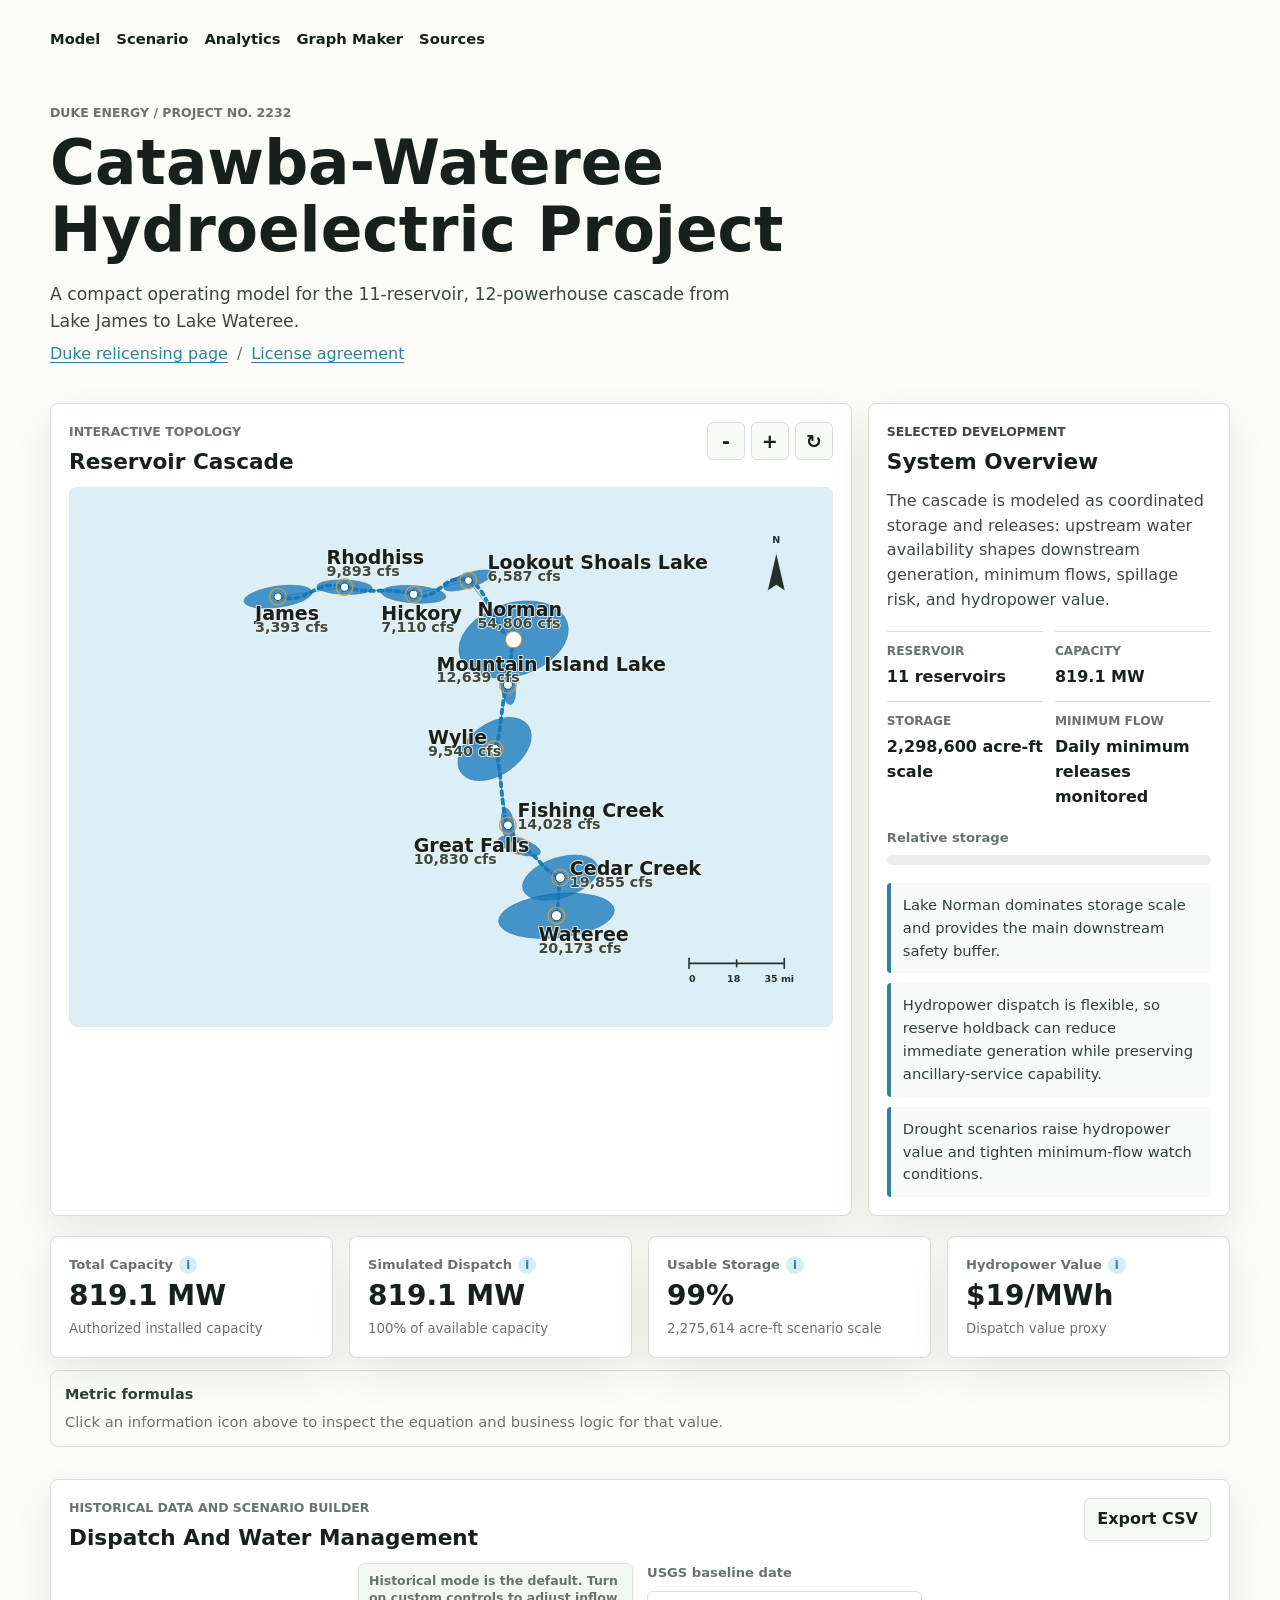
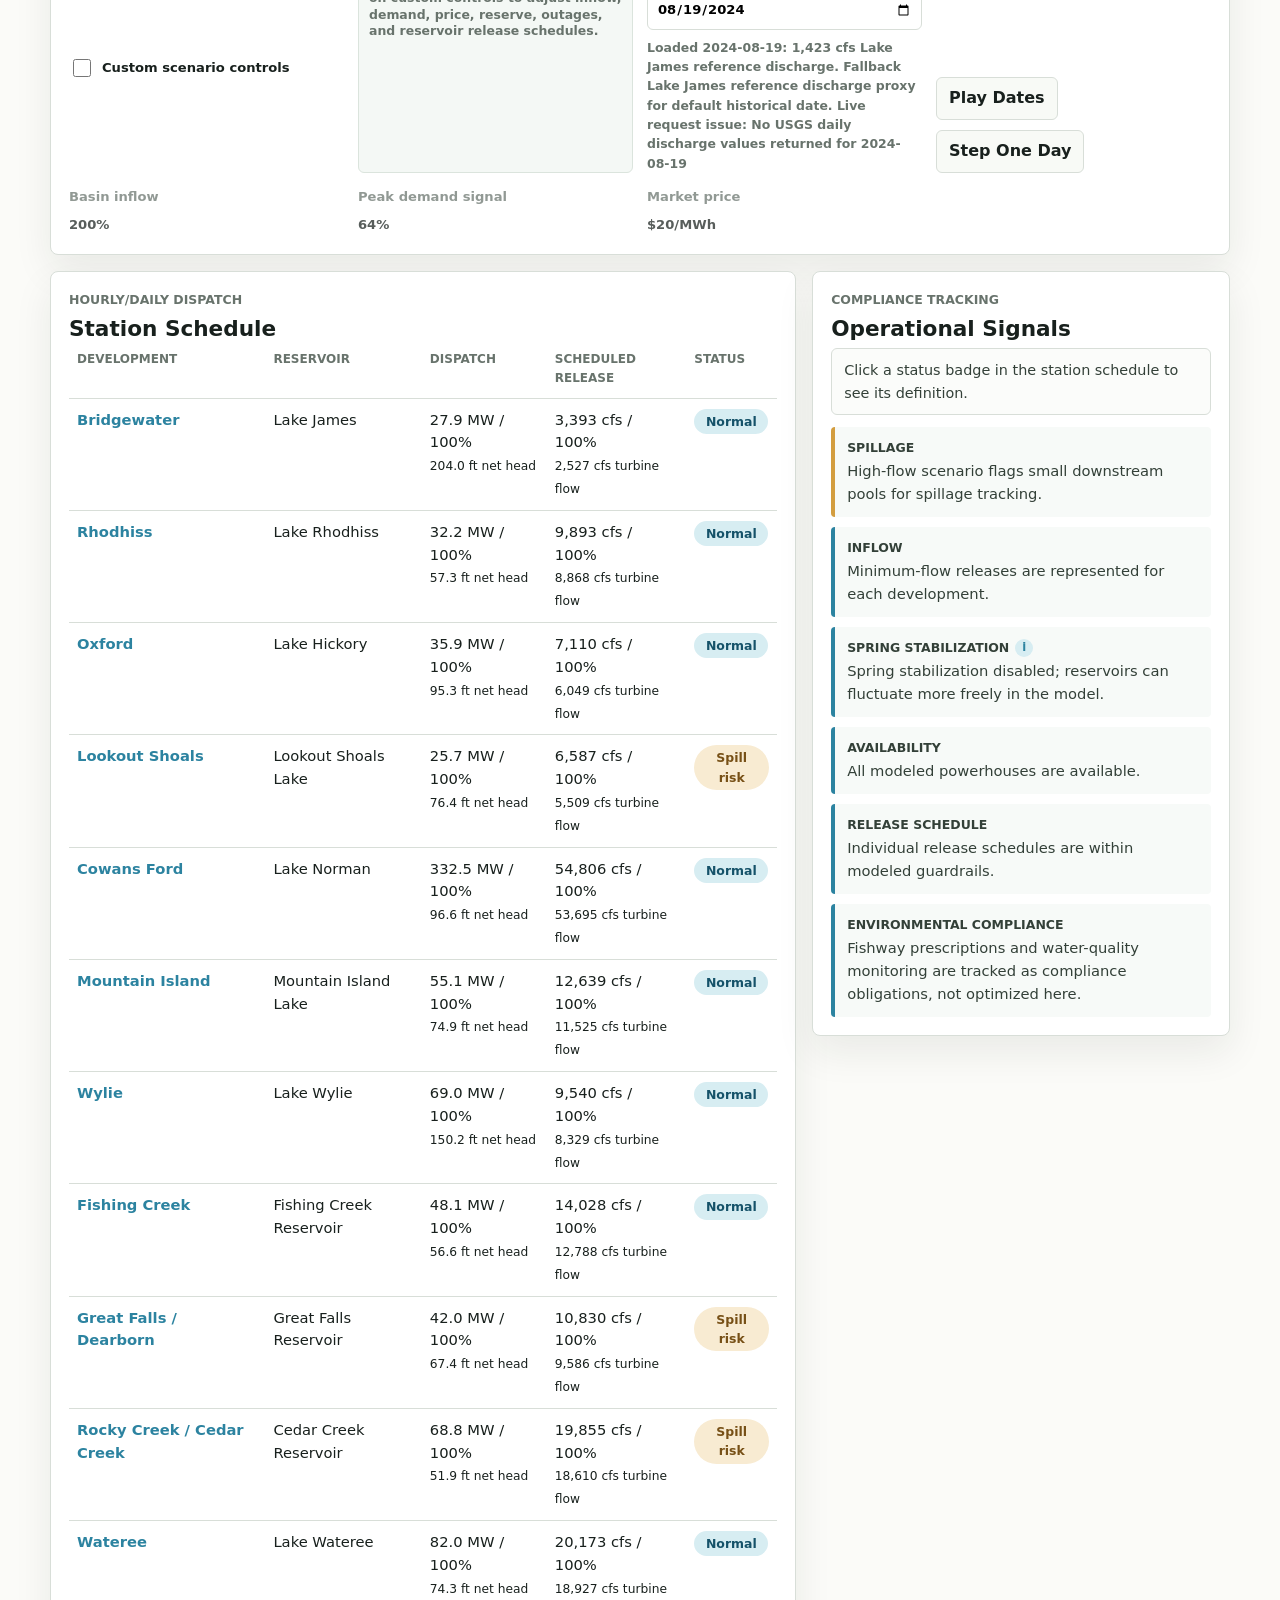
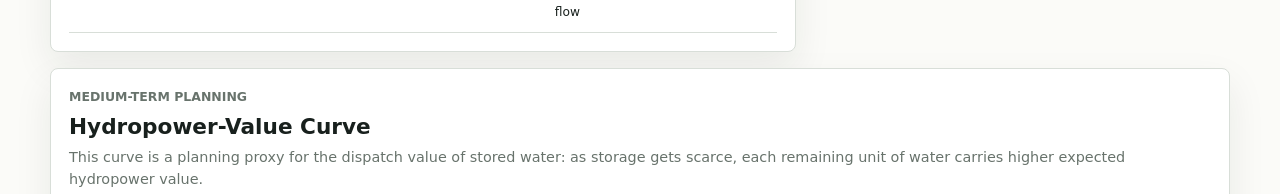
<file: index.html>
<!doctype html>
<html lang="en">
  <head>
    <meta charset="utf-8">
    <meta http-equiv="refresh" content="0; url=AJ%20Mejia-Horton%20Hydropower%20Web%20App.html">
    <meta name="viewport" content="width=device-width, initial-scale=1">
    <title>Catawba-Wateree Hydro Model</title>
  </head>
  <body>
    <a href="AJ%20Mejia-Horton%20Hydropower%20Web%20App.html">Open the Catawba-Wateree Hydro Model</a>
  </body>
</html>
</file>
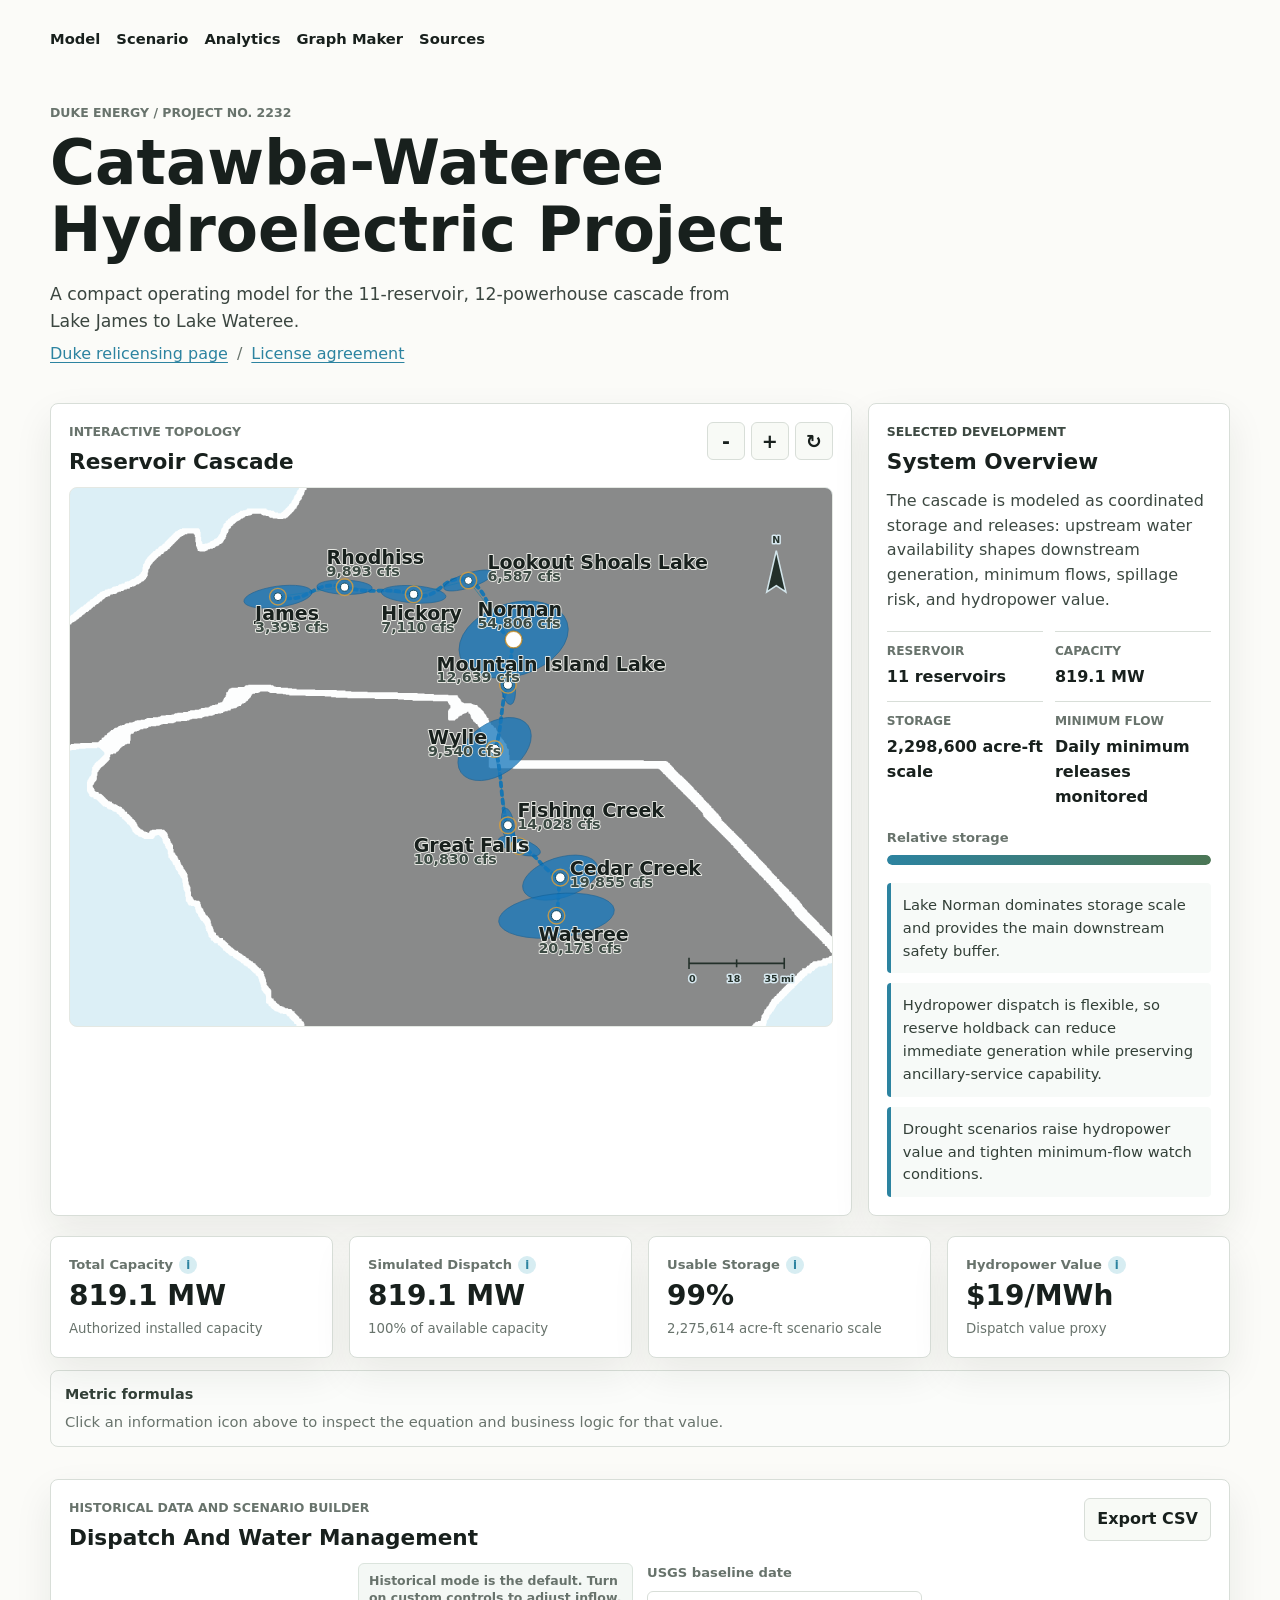
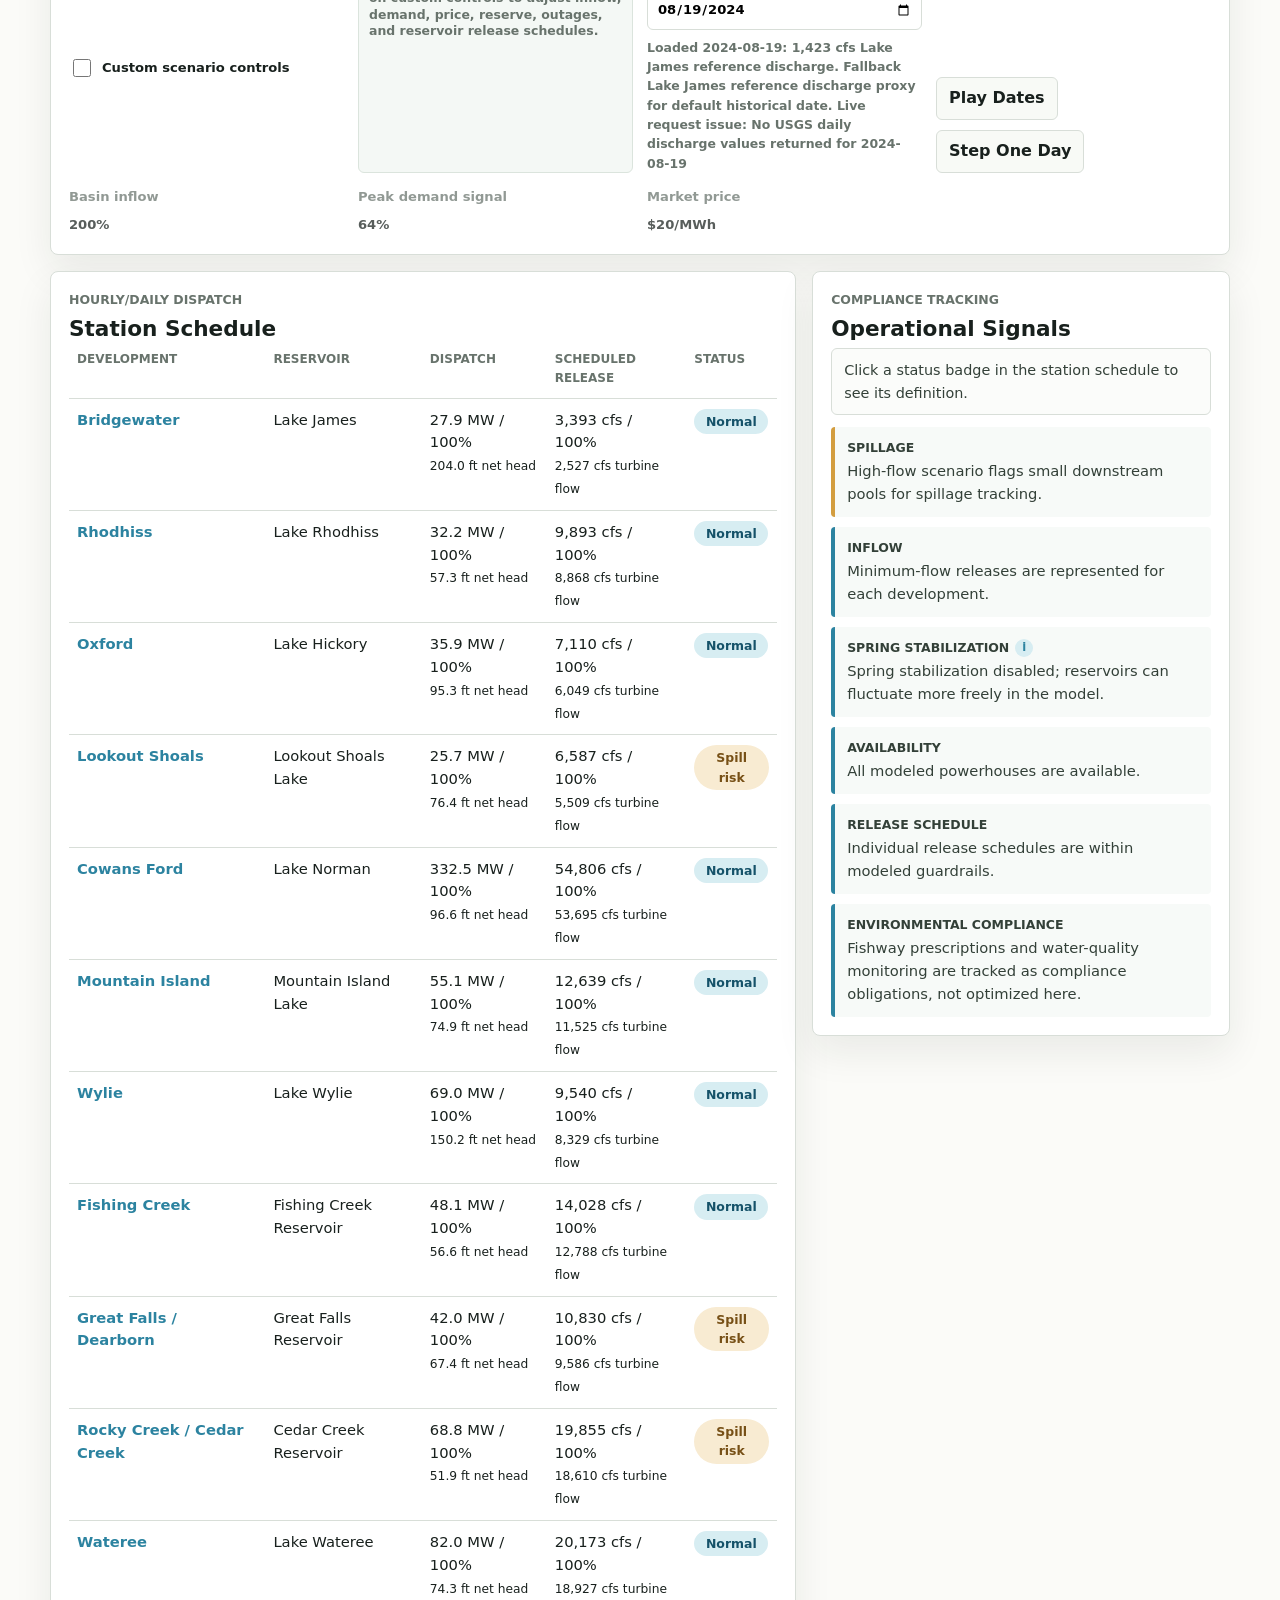
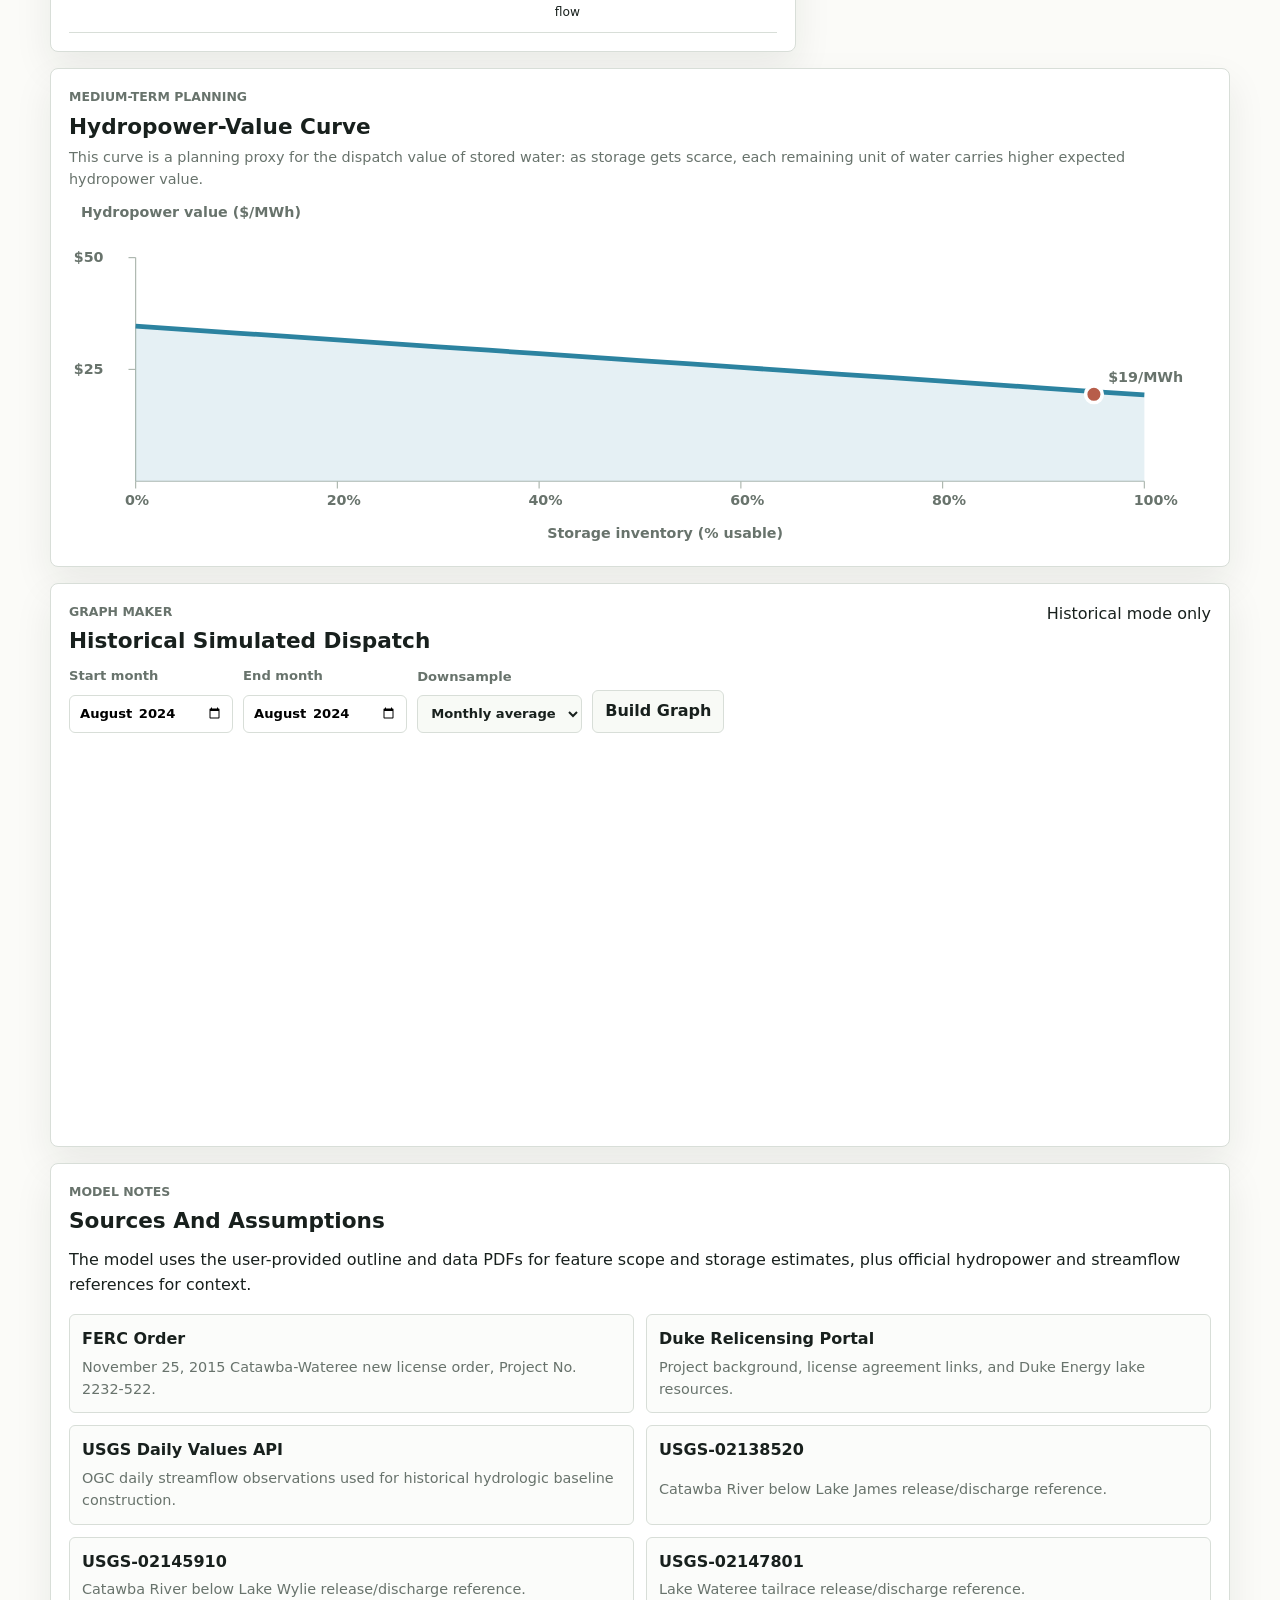
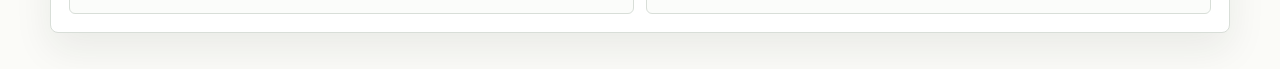
<file: AJ Mejia-Horton Hydropower Web App.html>
<!doctype html>
<html lang="en">
  <head>
    <meta charset="utf-8">
    <meta name="viewport" content="width=device-width, initial-scale=1">
    <title>Catawba-Wateree Hydro Model</title>
    <link rel="stylesheet" href="styles.css">
  </head>
  <body>
    <header class="site-header">
      <nav aria-label="Primary">
        <a href="#model">Model</a>
        <a href="#scenario">Scenario</a>
        <a href="#analytics">Analytics</a>
        <a href="#graph-maker">Graph Maker</a>
        <a href="#sources">Sources</a>
      </nav>
      <section class="intro" id="model">
        <p class="kicker">Duke Energy / Project No. 2232</p>
        <h1>Catawba-Wateree Hydroelectric Project</h1>
        <p class="lede">A compact operating model for the 11-reservoir, 12-powerhouse cascade from Lake James to Lake Wateree.</p>
        <div class="quick-links">
          <a href="https://www.duke-energy.com/community/lakes/hydroelectric-relicensing/catawba" target="_blank" rel="noreferrer">Duke relicensing page</a>
          <span aria-hidden="true">/</span>
          <a href="https://www.duke-energy.com/community/lakes/hydroelectric-relicensing/catawba/license-agreement" target="_blank" rel="noreferrer">License agreement</a>
        </div>
      </section>
    </header>

    <main>
      <section class="workspace">
        <div class="panel topology-panel" aria-label="Interactive cascade topology">
          <div class="panel-heading">
            <div>
              <p class="eyebrow">Interactive Topology</p>
              <h2>Reservoir Cascade</h2>
            </div>
            <div class="map-tools" aria-label="Map controls">
              <button class="icon-button" id="zoom-out" title="Zoom out" aria-label="Zoom out">-</button>
              <button class="icon-button" id="zoom-in" title="Zoom in" aria-label="Zoom in">+</button>
              <button class="icon-button" id="reset-view" title="Reset map and selected development" aria-label="Reset map and selected development">↻</button>
            </div>
          </div>
          <svg id="topology" viewBox="0 0 960 620" role="img" aria-labelledby="topology-title topology-desc">
            <title id="topology-title">Catawba-Wateree reservoir cascade topology</title>
            <desc id="topology-desc">A pannable basin map showing reservoirs and powerhouses ordered from upstream North Carolina to downstream South Carolina.</desc>
          </svg>
        </div>

        <aside class="panel detail-panel" aria-live="polite">
          <p class="eyebrow">Selected Development</p>
          <h2 id="detail-name">System Overview</h2>
          <p id="detail-summary">Click a reservoir or station to inspect storage, capacity, guide curve, minimum flow, recreation, and compliance notes.</p>
          <dl class="detail-grid">
            <div><dt>Reservoir</dt><dd id="detail-reservoir">All reservoirs</dd></div>
            <div><dt>Capacity</dt><dd id="detail-capacity">819.1 MW</dd></div>
            <div><dt>Storage</dt><dd id="detail-storage">2,298,600 acre-ft total scale</dd></div>
            <div><dt>Minimum Flow</dt><dd id="detail-flow">System monitored</dd></div>
          </dl>
          <div class="bar-group">
            <label for="detail-storage-bar">Relative storage</label>
            <div class="bar"><span id="detail-storage-bar"></span></div>
          </div>
          <div class="note-list" id="detail-notes"></div>
        </aside>
      </section>

      <section class="metrics" aria-label="System metrics">
        <article>
          <span>Total Capacity <button class="help-tip" type="button" aria-label="Show Total Capacity equation" data-metric-help="capacity">i</button></span>
          <strong id="metric-capacity">819.1 MW</strong>
          <small>Authorized installed capacity</small>
        </article>
        <article>
          <span>Simulated Dispatch <button class="help-tip" type="button" aria-label="Show Simulated Dispatch equation" data-metric-help="dispatch">i</button></span>
          <strong id="metric-generation">0 MW</strong>
          <small id="metric-generation-note">Current scenario output</small>
        </article>
        <article>
          <span>Usable Storage <button class="help-tip" type="button" aria-label="Show Usable Storage equation" data-metric-help="storage">i</button></span>
          <strong id="metric-storage">0%</strong>
          <small id="metric-storage-note">Weighted by reservoir scale</small>
        </article>
        <article>
          <span>Hydropower Value <button class="help-tip" type="button" aria-label="Show Hydropower Value equation" data-metric-help="waterValue">i</button></span>
          <strong id="metric-water-value">$0/MWh</strong>
          <small>Dispatch value proxy</small>
        </article>
      </section>
      <section class="metric-info-panel" id="metric-info-panel" aria-live="polite">
        <strong>Metric formulas</strong>
        <span>Click an information icon above to inspect the equation and business logic for that value.</span>
      </section>

      <section class="panel scenario" id="scenario">
        <div class="panel-heading">
          <div>
            <p class="eyebrow">Historical Data And Scenario Builder</p>
            <h2>Dispatch And Water Management</h2>
          </div>
          <button id="export-csv">Export CSV</button>
        </div>
        <div class="controls">
          <label class="toggle mode-toggle">
            <input id="custom-mode" type="checkbox">
            <span>Custom scenario controls</span>
          </label>
          <p class="historical-lock-note">Historical mode is the default. Turn on custom controls to adjust inflow, demand, price, reserve, outages, and reservoir release schedules.</p>
          <label for="usgs-date" class="usgs-date-field">
            USGS baseline date
            <input id="usgs-date" type="date" value="2024-08-19" min="2009-01-01" max="2026-12-31">
            <span id="usgs-status">Loading USGS baseline...</span>
          </label>
          <div class="history-playback" aria-label="Historical playback controls">
            <button id="play-history" type="button">Play Dates</button>
            <button id="step-history" type="button">Step One Day</button>
          </div>
          <label for="inflow" class="manual-control keep-value">
            Basin inflow
            <input id="inflow" type="range" min="35" max="140" value="88">
            <span id="inflow-label">88%</span>
          </label>
          <label for="demand" class="manual-control keep-value">
            Peak demand signal
            <input id="demand" type="range" min="20" max="100" value="68">
            <span id="demand-label">68%</span>
          </label>
          <label for="price" class="manual-control keep-value">
            Market price
            <input id="price" type="range" min="20" max="130" value="72">
            <span id="price-label">$72/MWh</span>
          </label>
          <label for="reserve" class="manual-control custom-only">
            Reserve holdback
            <input id="reserve" type="range" min="0" max="35" value="12">
            <span id="reserve-label">12%</span>
          </label>
          <label for="outage" class="manual-control custom-only">
            Forced outage
            <select id="outage">
              <option value="none">None</option>
            </select>
          </label>
          <label class="toggle manual-control custom-only">
            <input id="spring-stabilization" type="checkbox" checked>
            <span>Spring level stabilization</span>
          </label>
        </div>
        <div class="release-schedule manual-control" aria-label="Individual reservoir release schedule controls">
          <div class="release-heading">
            <div>
              <p class="eyebrow">Individual Release Schedules</p>
              <h3>Reservoir Release Targets</h3>
              <p class="microcopy">Values above 100% represent discretionary high-flow releases, drawdown operations, or emergency spill management beyond nominal base allocations.</p>
            </div>
            <button id="reset-releases">Reset Releases</button>
          </div>
          <div id="release-controls" class="release-controls"></div>
        </div>
      </section>

      <section class="analytics-grid" id="analytics">
        <article class="panel">
          <p class="eyebrow">Hourly/Daily Dispatch</p>
          <h2>Station Schedule</h2>
          <div class="table-wrap">
            <table>
              <thead>
                <tr>
                  <th>Development</th>
                  <th>Reservoir</th>
                  <th>Dispatch</th>
                  <th>Scheduled Release</th>
                  <th>Status</th>
                </tr>
              </thead>
              <tbody id="dispatch-body"></tbody>
            </table>
          </div>
        </article>

        <article class="panel">
          <p class="eyebrow">Compliance Tracking</p>
          <h2>Operational Signals</h2>
          <div id="status-info" class="status-info">Click a status badge in the station schedule to see its definition.</div>
          <div id="compliance-list" class="signal-list"></div>
        </article>

        <article class="panel spring-info-panel is-hidden" id="spring-info-panel" aria-live="polite">
          <p class="eyebrow">Spring Operations</p>
          <h2>Spring-Level Stabilization</h2>
          <p>The spring stabilization rule protects recreation, shoreline habitat, fish spawning windows, and downstream minimum-flow reliability by limiting discretionary drawdown at Lake James, Lake Norman, Lake Wylie, and Lake Wateree.</p>
          <ul>
            <li>Reduces modeled water availability to hold storage in target bands.</li>
            <li>Lowers dispatch flexibility during high-value hours when storage needs protection.</li>
            <li>Raises hydropower value when usable storage becomes operationally scarce.</li>
          </ul>
        </article>

        <article class="panel hydropower-value-panel">
          <p class="eyebrow">Medium-Term Planning</p>
          <h2>Hydropower-Value Curve</h2>
          <p class="chart-copy">This curve is a planning proxy for the dispatch value of stored water: as storage gets scarce, each remaining unit of water carries higher expected hydropower value.</p>
          <svg id="water-value-chart" viewBox="0 0 960 300" role="img" aria-label="Hydropower value response curve"></svg>
        </article>
      </section>

      <section class="panel graph-maker historical-only" id="graph-maker">
        <div class="panel-heading">
          <div>
            <p class="eyebrow">Graph Maker</p>
            <h2>Historical Simulated Dispatch</h2>
          </div>
          <span id="graph-maker-status">Historical mode only</span>
        </div>
        <div class="graph-controls">
          <label for="graph-start">
            Start month
            <input id="graph-start" type="month" min="2009-01" max="2026-12" value="2024-08">
          </label>
          <label for="graph-end">
            End month
            <input id="graph-end" type="month" min="2009-01" max="2026-12" value="2024-08">
          </label>
          <label for="graph-downsample">
            Downsample
            <select id="graph-downsample">
              <option value="month" selected>Monthly average</option>
              <option value="year">Yearly average</option>
            </select>
          </label>
          <button id="build-history-graph" type="button">Build Graph</button>
        </div>
        <svg id="history-dispatch-chart" viewBox="0 0 960 320" role="img" aria-label="Historical simulated dispatch in megawatts"></svg>
      </section>

      <section class="panel sources" id="sources">
        <p class="eyebrow">Model Notes</p>
        <h2>Sources And Assumptions</h2>
        <p>The model uses the user-provided outline and data PDFs for feature scope and storage estimates, plus official hydropower and streamflow references for context.</p>
        <div class="source-grid">
          <a href="https://www.ferc.gov/sites/default/files/2020-06/P-2232EA.pdf" target="_blank" rel="noreferrer"><strong>FERC Order</strong><span>November 25, 2015 Catawba-Wateree new license order, Project No. 2232-522.</span></a>
          <a href="https://www.duke-energy.com/community/lakes/hydroelectric-relicensing/catawba" target="_blank" rel="noreferrer"><strong>Duke Relicensing Portal</strong><span>Project background, license agreement links, and Duke Energy lake resources.</span></a>
          <a href="https://api.waterdata.usgs.gov/ogcapi/v0/openapi?f=html#/daily/describeDailyCollection" target="_blank" rel="noreferrer"><strong>USGS Daily Values API</strong><span>OGC daily streamflow observations used for historical hydrologic baseline construction.</span></a>
          <a href="https://waterdata.usgs.gov/monitoring-location/USGS-02138520/#dataTypeId=continuous-00060-0&period=P7D&showFieldMeasurements=true&showMedian=true" target="_blank" rel="noreferrer"><strong>USGS-02138520</strong><span>Catawba River below Lake James release/discharge reference.</span></a>
          <a href="https://waterdata.usgs.gov/monitoring-location/USGS-02145910/#dataTypeId=continuous-00060-0&period=P7D&showFieldMeasurements=true&showMedian=true" target="_blank" rel="noreferrer"><strong>USGS-02145910</strong><span>Catawba River below Lake Wylie release/discharge reference.</span></a>
          <a href="https://waterdata.usgs.gov/monitoring-location/USGS-02147801/#dataTypeId=continuous-00060-678851774&period=P7D&showFieldMeasurements=true&showMedian=true" target="_blank" rel="noreferrer"><strong>USGS-02147801</strong><span>Lake Wateree tailrace release/discharge reference.</span></a>
        </div>
      </section>
    </main>

    <script src="usgsData.js"></script>
    <script src="app.js"></script>
  </body>
</html>
</file>
<file: styles.css>
:root {
  color-scheme: light;
  --ink: #18201d;
  --muted: #68736c;
  --line: #d8ded8;
  --paper: #fbfbf8;
  --panel: #ffffff;
  --river: #2c83a0;
  --river-soft: #d7edf2;
  --leaf: #4b7655;
  --sun: #d39d3f;
  --clay: #b75d4a;
  --shadow: 0 16px 38px rgba(24, 32, 29, 0.08);
}

* {
  box-sizing: border-box;
}

html {
  scroll-behavior: smooth;
}

body {
  margin: 0;
  font-family: Inter, ui-sans-serif, system-ui, -apple-system, BlinkMacSystemFont, "Segoe UI", sans-serif;
  color: var(--ink);
  background: var(--paper);
  font-size: 16px;
  line-height: 1.55;
}

a {
  color: var(--river);
  text-decoration-thickness: 1px;
  text-underline-offset: 3px;
}

button,
select,
input {
  font: inherit;
}

.site-header,
main {
  width: min(1180px, calc(100% - 32px));
  margin: 0 auto;
}

main {
  display: flex;
  flex-direction: column;
}

.site-header {
  padding: 28px 0 10px;
}

nav {
  display: flex;
  flex-wrap: wrap;
  gap: 16px;
  margin-bottom: 52px;
  font-size: 0.92rem;
  font-weight: 650;
}

nav a {
  color: var(--ink);
  text-decoration: none;
}

nav a:hover {
  color: var(--river);
}

.intro {
  max-width: 780px;
  padding-bottom: 26px;
}

.kicker,
.eyebrow {
  margin: 0 0 8px;
  color: var(--muted);
  font-size: 0.78rem;
  font-weight: 750;
  letter-spacing: 0;
  text-transform: uppercase;
}

h1,
h2 {
  margin: 0;
  letter-spacing: 0;
  line-height: 1.08;
}

h1 {
  font-size: clamp(2.15rem, 4.8vw, 4.35rem);
  max-width: 760px;
}

h2 {
  font-size: 1.35rem;
}

.lede {
  max-width: 680px;
  margin: 18px 0 8px;
  color: #3b4640;
  font-size: 1.08rem;
}

.quick-links {
  display: flex;
  flex-wrap: wrap;
  gap: 9px;
  color: var(--muted);
}

.metrics,
.workspace,
.analytics-grid {
  display: grid;
  gap: 16px;
}

.metrics {
  grid-template-columns: repeat(4, minmax(0, 1fr));
  margin: 20px 0 16px;
  order: 3;
}

.metrics article,
.panel {
  background: var(--panel);
  border: 1px solid var(--line);
  border-radius: 8px;
  box-shadow: var(--shadow);
  min-width: 0;
}

.metrics article {
  padding: 18px;
  position: relative;
}

.metrics span {
  display: flex;
  align-items: center;
  gap: 6px;
  color: var(--muted);
  font-size: 0.82rem;
  font-weight: 700;
}

.help-tip {
  width: 18px;
  height: 18px;
  min-height: 18px;
  padding: 0;
  border-radius: 50%;
  font-size: 0.72rem;
  line-height: 1;
  color: var(--river);
  background: var(--river-soft);
  border-color: transparent;
}

.help-tip:focus-visible {
  outline: 2px solid var(--river);
  outline-offset: 2px;
}

.metric-info-panel {
  display: grid;
  gap: 6px;
  order: 4;
  margin: -4px 0 16px;
  padding: 12px 14px;
  border: 1px solid var(--line);
  border-radius: 8px;
  background: #fbfcfa;
  color: #334038;
}

.metric-info-panel strong {
  font-size: 0.9rem;
}

.metric-info-panel code {
  width: fit-content;
  max-width: 100%;
  overflow-wrap: anywhere;
  padding: 3px 6px;
  border-radius: 4px;
  background: #edf4ef;
  color: #234236;
  font-size: 0.86rem;
}

.metric-info-panel span {
  color: var(--muted);
  font-size: 0.92rem;
}

.metrics strong {
  display: block;
  margin-top: 6px;
  font-size: 1.75rem;
  line-height: 1;
}

.metrics small {
  display: block;
  margin-top: 9px;
  color: var(--muted);
}

.workspace {
  grid-template-columns: minmax(0, 1.55fr) minmax(300px, 0.7fr);
  align-items: stretch;
  order: 2;
}

.panel {
  padding: 18px;
}

.panel-heading {
  display: flex;
  align-items: flex-start;
  justify-content: space-between;
  gap: 16px;
  margin-bottom: 14px;
}

.icon-button,
button,
select {
  border: 1px solid var(--line);
  border-radius: 6px;
  background: #f8faf6;
  color: var(--ink);
}

button {
  min-height: 38px;
  padding: 8px 12px;
  cursor: pointer;
  font-weight: 700;
}

button:hover,
select:hover {
  border-color: #aeb9b0;
}

.icon-button {
  width: 38px;
  height: 38px;
  padding: 0;
  font-size: 1.2rem;
  line-height: 1;
}

.icon-button svg {
  width: 18px;
  height: 18px;
  fill: currentColor;
  vertical-align: middle;
}

.map-tools {
  display: flex;
  gap: 6px;
}

#topology {
  width: 100%;
  min-height: 540px;
  display: block;
  border: 1px solid #e4e8e3;
  border-radius: 8px;
  background: #dceff6;
  cursor: grab;
  touch-action: none;
}

#topology.dragging {
  cursor: grabbing;
}

.basin-shape {
  fill: rgba(25, 93, 116, 0.12);
  stroke: rgba(146, 212, 230, 0.62);
  stroke-width: 1;
  opacity: 1;
}

.map-basemap {
  opacity: 0.96;
  pointer-events: none;
}

.map-hud {
  pointer-events: none;
}

.state-shape {
  stroke: rgba(67, 73, 68, 0.42);
  stroke-width: 1.6;
}

.nc-shape {
  fill: #c7cec5;
}

.sc-shape {
  fill: #c1cac2;
}

.map-caption {
  fill: rgba(38, 45, 41, 0.52);
  font-size: 22px;
  font-weight: 760;
}

.map-caption.small {
  font-size: 14px;
  font-weight: 700;
}

.river-main {
  fill: none;
  stroke: var(--river);
  stroke-width: 2;
  stroke-linecap: round;
  stroke-linejoin: round;
  opacity: 0.76;
}

.reservoir-shape {
  fill: #1778bc;
  opacity: 0.76;
  stroke: #0b5e99;
  stroke-width: 1.5;
  cursor: pointer;
}

.river-link {
  fill: none;
  stroke: var(--river);
  stroke-width: 5;
  stroke-linecap: round;
  opacity: 0.1;
}

.flow-link {
  fill: none;
  stroke: #0f75b6;
  stroke-width: 8;
  stroke-dasharray: 8 10;
  stroke-linecap: round;
  stroke-linejoin: round;
  animation: flow 1.6s linear infinite;
  opacity: 0.9;
}

@keyframes flow {
  to {
    stroke-dashoffset: -36;
  }
}

.node {
  cursor: pointer;
}

.node circle {
  fill: #ffffff;
  stroke: #15485c;
  stroke-width: 2;
}

.node.selected circle {
  fill: var(--river-soft);
  stroke: var(--ink);
  stroke-width: 3;
}

.node .storage-ring {
  fill: none;
  stroke: var(--sun);
  stroke-width: 3;
  opacity: 0.85;
}

.node text {
  fill: var(--ink);
  font-size: 40px;
  font-weight: 720;
  paint-order: stroke;
  stroke: rgba(240, 241, 236, 0.92);
  stroke-width: 4px;
  stroke-linejoin: round;
}

.node .subtext {
  fill: #3b4a43;
  font-size: 30px;
  font-weight: 650;
}

.state-label {
  fill: var(--muted);
  font-size: 12px;
  font-weight: 750;
}

.map-scale line {
  stroke: #23302a;
  stroke-width: 2;
}

.map-scale text,
.north-arrow text {
  fill: #23302a;
  font-size: 12px;
  font-weight: 800;
  paint-order: stroke;
  stroke: rgba(220, 239, 246, 0.92);
  stroke-width: 4px;
  stroke-linejoin: round;
}

.north-arrow path {
  fill: #23302a;
  stroke: rgba(220, 239, 246, 0.92);
  stroke-width: 2;
}

.detail-panel {
  min-height: 100%;
}

.detail-panel p {
  color: #3d4942;
}

.detail-grid {
  display: grid;
  grid-template-columns: 1fr 1fr;
  gap: 12px;
  margin: 18px 0;
}

.detail-grid div {
  border-top: 1px solid var(--line);
  padding-top: 10px;
}

dt {
  color: var(--muted);
  font-size: 0.76rem;
  font-weight: 750;
  text-transform: uppercase;
}

dd {
  margin: 4px 0 0;
  font-weight: 720;
}

.bar-group {
  margin: 18px 0;
}

.bar-group label {
  display: block;
  margin-bottom: 7px;
  color: var(--muted);
  font-size: 0.82rem;
  font-weight: 750;
}

.bar {
  height: 10px;
  overflow: hidden;
  border-radius: 999px;
  background: #e8ede8;
}

.bar span {
  display: block;
  width: 0;
  height: 100%;
  border-radius: inherit;
  background: linear-gradient(90deg, var(--river), var(--leaf));
  transition: width 180ms ease;
}

.note-list,
.signal-list {
  display: grid;
  gap: 10px;
}

.note,
.signal {
  padding: 11px 12px;
  border-left: 4px solid var(--river);
  background: #f7faf8;
  border-radius: 4px;
  color: #334038;
  font-size: 0.92rem;
}

.signal strong,
.signal span {
  display: block;
}

.signal strong {
  display: flex;
  align-items: center;
  gap: 6px;
  margin-bottom: 3px;
  font-size: 0.78rem;
  text-transform: uppercase;
}

.signal-info-button {
  width: 18px;
  height: 18px;
  min-height: 18px;
  padding: 0;
  border-radius: 50%;
  font-size: 0.72rem;
  line-height: 1;
  color: var(--river);
  background: var(--river-soft);
  border-color: transparent;
}

.status-info {
  margin: 8px 0 12px;
  padding: 10px 12px;
  border: 1px solid var(--line);
  border-radius: 6px;
  background: #fbfcfa;
  color: #334038;
  font-size: 0.9rem;
}

.signal.warning {
  border-color: var(--sun);
}

.signal.alert {
  border-color: var(--clay);
}

.scenario {
  margin: 16px 0;
  order: 5;
}

.scenario.historical-active .manual-control input,
.scenario.historical-active .manual-control select,
.scenario.historical-active .custom-only,
.scenario.historical-active .release-schedule {
  display: none;
}

.scenario.custom-active .history-playback {
  display: none;
}

.history-playback,
.graph-controls {
  display: flex;
  align-items: end;
  gap: 10px;
  flex-wrap: wrap;
}

.graph-controls label {
  display: grid;
  gap: 8px;
  color: var(--muted);
  font-size: 0.82rem;
  font-weight: 750;
}

.graph-controls input {
  min-height: 38px;
  border: 1px solid var(--line);
  border-radius: 6px;
  padding: 7px 9px;
}

.research-workbench {
  display: grid;
  gap: 16px;
  margin-bottom: 16px;
  order: 5;
}

.research-controls {
  display: grid;
  grid-template-columns: repeat(7, minmax(120px, 1fr));
  gap: 14px;
  align-items: end;
}

.research-controls label {
  display: grid;
  gap: 8px;
  color: var(--muted);
  font-size: 0.82rem;
  font-weight: 750;
}

.research-controls span {
  color: var(--ink);
}

.research-grid {
  display: grid;
  grid-template-columns: minmax(280px, 0.8fr) minmax(0, 1.2fr);
  gap: 16px;
}

.chart-panel svg {
  width: 100%;
  display: block;
}

.scorecard {
  display: grid;
  grid-template-columns: repeat(2, minmax(0, 1fr));
  gap: 10px;
}

.scorecard div {
  padding: 12px;
  border: 1px solid #e4e8e3;
  border-radius: 6px;
  background: #fbfcfa;
}

.scorecard span,
.scorecard small {
  display: block;
  color: var(--muted);
}

.scorecard span {
  font-size: 0.75rem;
  font-weight: 800;
  text-transform: uppercase;
}

.scorecard strong {
  display: block;
  margin: 5px 0 4px;
  font-size: 1.35rem;
  line-height: 1;
}

.propagation-list {
  display: grid;
  gap: 6px;
  max-height: 230px;
  overflow-y: auto;
}

.propagation-item {
  display: grid;
  grid-template-columns: minmax(130px, 1fr) auto;
  gap: 2px 8px;
  padding: 7px 9px;
  border-left: 3px solid var(--river);
  border-radius: 4px;
  background: #f7faf8;
  font-size: 0.86rem;
}

.propagation-item span {
  font-weight: 780;
}

.propagation-item strong {
  color: var(--river);
}

.propagation-item small {
  grid-column: 1 / -1;
  color: var(--muted);
  font-size: 0.78rem;
}

.controls {
  display: grid;
  grid-template-columns: repeat(4, minmax(150px, 1fr));
  gap: 14px;
  align-items: end;
}

.controls label {
  display: grid;
  gap: 8px;
  color: var(--muted);
  font-size: 0.82rem;
  font-weight: 750;
}

.controls span {
  color: var(--ink);
}

.historical-lock-note {
  align-self: stretch;
  margin: 0;
  padding: 9px 10px;
  border: 1px solid #dbe4dd;
  border-radius: 6px;
  background: #f4f8f5;
  color: var(--muted);
  font-size: 0.78rem;
  font-weight: 650;
  line-height: 1.35;
}

input:disabled,
select:disabled,
button:disabled {
  cursor: not-allowed;
  opacity: 0.58;
}

.scenario.historical-active .controls label:not(.mode-toggle):not(.usgs-date-field),
.scenario.historical-active .release-schedule {
  opacity: 0.72;
}

.scenario.historical-active .release-schedule::after {
  content: "Driven by observed USGS release gages";
  display: block;
  margin-top: 10px;
  color: var(--river);
  font-size: 0.76rem;
  font-weight: 800;
  text-transform: uppercase;
}

input[type="range"] {
  width: 100%;
  accent-color: var(--river);
}

select {
  width: 100%;
  min-height: 38px;
  padding: 7px 9px;
}

.toggle {
  grid-template-columns: auto 1fr;
  align-items: center;
  min-height: 38px;
}

.toggle input {
  width: 18px;
  height: 18px;
  accent-color: var(--leaf);
}

.mode-toggle,
.usgs-date-field {
  align-self: stretch;
}

.usgs-date-field input[type="date"] {
  min-height: 38px;
  border: 1px solid var(--line);
  border-radius: 6px;
  padding: 7px 9px;
}

.usgs-date-field span {
  color: var(--muted);
  font-size: 0.78rem;
  font-weight: 650;
}

.release-schedule {
  margin-top: 18px;
  padding-top: 16px;
  border-top: 1px solid var(--line);
}

.release-heading {
  display: flex;
  justify-content: space-between;
  align-items: flex-start;
  gap: 16px;
  margin-bottom: 12px;
}

h3 {
  margin: 0;
  font-size: 1.05rem;
  line-height: 1.15;
}

.microcopy,
.chart-copy {
  margin: 8px 0 0;
  color: var(--muted);
  font-size: 0.9rem;
}

.release-controls {
  display: grid;
  grid-template-columns: repeat(2, minmax(0, 1fr));
  gap: 10px 14px;
}

.release-control {
  display: grid;
  grid-template-columns: minmax(150px, 1fr) minmax(120px, 0.9fr) minmax(86px, auto);
  align-items: center;
  gap: 10px;
  padding: 10px;
  border: 1px solid #e4e8e3;
  border-radius: 6px;
  background: #fbfcfa;
}

.release-control strong,
.release-control small,
.release-control output {
  display: block;
}

.release-control strong {
  color: var(--ink);
}

.release-control small {
  color: var(--muted);
  font-weight: 650;
}

.release-control output {
  color: var(--river);
  font-size: 0.86rem;
  font-weight: 800;
  text-align: right;
}

.analytics-grid {
  grid-template-columns: minmax(0, 1.25fr) minmax(260px, 0.7fr);
  margin-bottom: 16px;
  order: 6;
}

.analytics-grid article:first-child {
  grid-row: span 2;
}

.hydropower-value-panel,
.graph-maker {
  grid-column: 1 / -1;
}

.spring-info-panel ul {
  margin: 12px 0 0;
  padding-left: 18px;
  color: var(--muted);
}

.graph-maker {
  margin-bottom: 16px;
  order: 7;
}

.is-hidden {
  display: none !important;
}

.table-wrap {
  width: 100%;
  max-width: 100%;
  overflow-x: auto;
}

table {
  width: 100%;
  border-collapse: collapse;
  min-width: 650px;
  font-size: 0.92rem;
}

th,
td {
  padding: 10px 8px;
  border-bottom: 1px solid var(--line);
  text-align: left;
  vertical-align: top;
}

th {
  color: var(--muted);
  font-size: 0.75rem;
  text-transform: uppercase;
}

.status-pill {
  display: inline-block;
  min-width: 74px;
  padding: 3px 7px;
  border-radius: 999px;
  border: 0;
  background: var(--river-soft);
  color: #155269;
  font-size: 0.78rem;
  font-weight: 800;
  text-align: center;
  min-height: 0;
}

.status-pill.warn {
  background: #f8ebd2;
  color: #775016;
}

.status-pill.alert {
  background: #f7ded9;
  color: #8b2f20;
}

.table-link {
  min-height: 0;
  padding: 0;
  border: 0;
  background: transparent;
  color: var(--river);
  cursor: pointer;
  font-weight: 780;
  text-align: left;
}

.table-link:hover {
  text-decoration: underline;
  text-underline-offset: 3px;
}

#water-value-chart {
  width: 100%;
  max-width: 100%;
  display: block;
  overflow: visible;
}

#history-dispatch-chart {
  width: 100%;
  display: block;
  margin-top: 14px;
  overflow: visible;
}

.chart-axis {
  stroke: #aeb8b0;
  stroke-width: 1;
}

.chart-tick {
  stroke: #aeb8b0;
  stroke-width: 1;
}

.chart-line {
  fill: none;
  stroke: var(--river);
  stroke-width: 4;
}

.chart-area {
  fill: rgba(44, 131, 160, 0.12);
}

.uncertainty-band {
  fill: rgba(44, 131, 160, 0.16);
  stroke: none;
}

.lmp-line {
  fill: none;
  stroke: var(--sun);
  stroke-width: 3;
  stroke-dasharray: 7 6;
}

.lmp-band {
  fill: rgba(211, 157, 63, 0.18);
  stroke: none;
}

.rule-curve-band {
  fill: rgba(75, 118, 85, 0.12);
  stroke: rgba(75, 118, 85, 0.36);
  stroke-width: 1;
}

.base-line,
.robust-line {
  fill: none;
  stroke-width: 4;
}

.base-line {
  stroke: var(--clay);
}

.robust-line {
  stroke: var(--river);
}

.recourse-shortage {
  fill: var(--clay);
}

.recourse-spill {
  fill: var(--sun);
}

.chart-dot {
  fill: var(--clay);
  stroke: #fff;
  stroke-width: 3;
}

.chart-label {
  fill: var(--muted);
  font-size: 12px;
  font-weight: 700;
}

.chart-legend text {
  fill: var(--muted);
  font-size: 12px;
  font-weight: 700;
}

.legend-bg {
  fill: rgba(255, 255, 255, 0.88);
  stroke: var(--line);
}

.sources {
  margin-bottom: 36px;
  order: 8;
}

.sources ul {
  margin: 12px 0 0;
  padding-left: 20px;
}

.source-grid {
  display: grid;
  grid-template-columns: repeat(2, minmax(0, 1fr));
  gap: 12px;
  margin-top: 14px;
}

.source-grid a {
  display: grid;
  gap: 4px;
  padding: 12px;
  border: 1px solid var(--line);
  border-radius: 6px;
  background: #fbfcfa;
  color: var(--ink);
  text-decoration: none;
}

.source-grid a:hover {
  border-color: #aeb9b0;
}

.source-grid span {
  color: var(--muted);
  font-size: 0.9rem;
}

@media (max-width: 980px) {
  .metrics,
  .workspace,
  .analytics-grid {
    grid-template-columns: 1fr 1fr;
  }

  .workspace,
  .analytics-grid {
    grid-template-columns: 1fr;
  }

  .analytics-grid article:first-child {
    grid-row: auto;
  }

  .controls {
    grid-template-columns: repeat(2, minmax(140px, 1fr));
  }

  .research-controls {
    grid-template-columns: repeat(3, minmax(140px, 1fr));
  }

  .research-grid {
    grid-template-columns: 1fr;
  }

  .release-controls {
    grid-template-columns: 1fr;
  }
}

@media (max-width: 640px) {
  .site-header,
  main {
    width: min(100% - 20px, 1180px);
  }

  nav {
    margin-bottom: 34px;
  }

  .metrics,
  .controls,
  .research-controls,
  .detail-grid {
    grid-template-columns: 1fr;
  }

  .source-grid {
    grid-template-columns: 1fr;
  }

  .scorecard {
    grid-template-columns: 1fr;
  }

  .release-heading {
    display: grid;
  }

  .release-control {
    grid-template-columns: 1fr;
  }

  .release-control output {
    text-align: left;
  }

  .panel {
    padding: 14px;
  }

  #topology {
    min-height: 430px;
  }

  .metrics strong {
    font-size: 1.5rem;
  }
}
</file>
